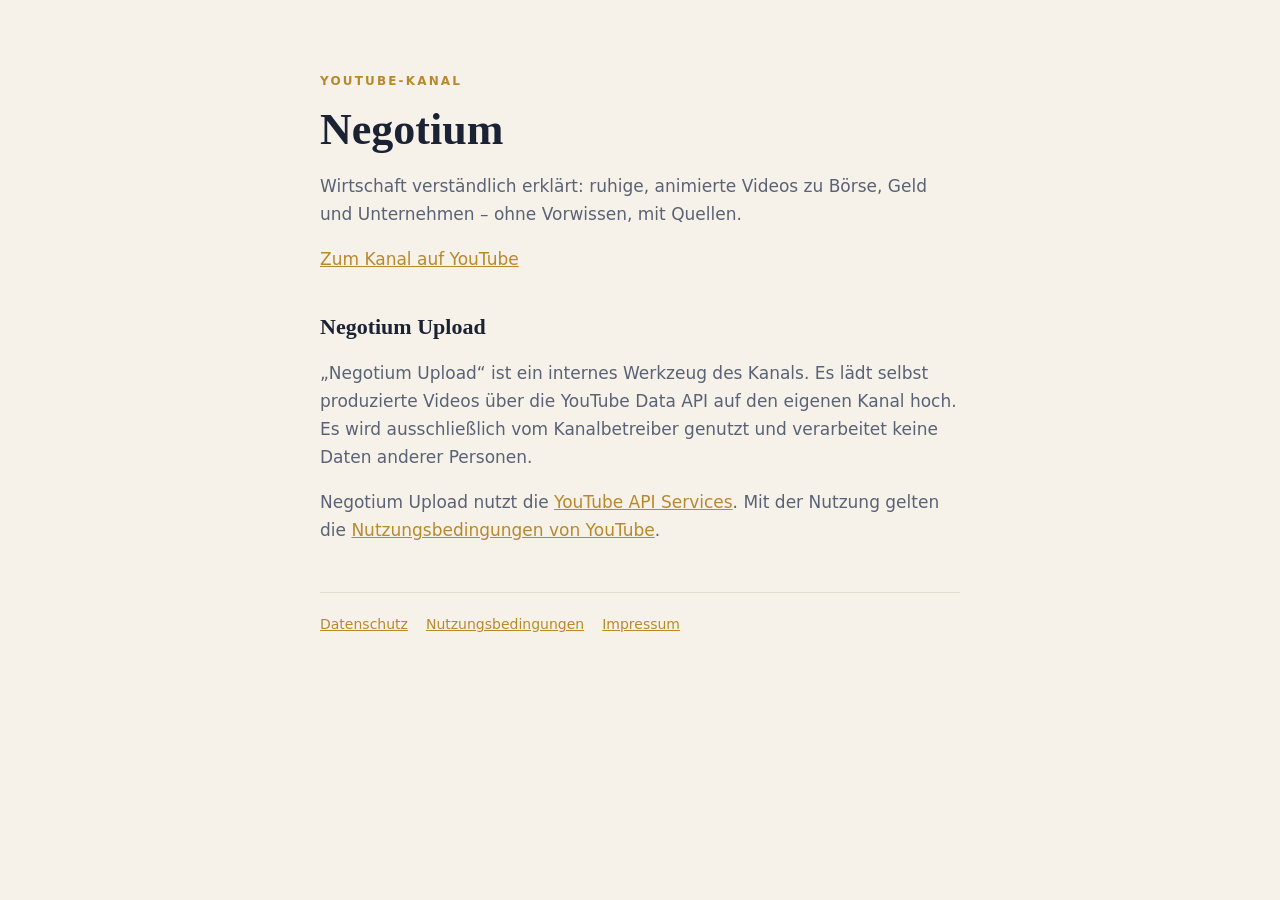
<file: index.html>
<!doctype html><html lang="de"><head><meta charset="utf-8"><meta name="viewport" content="width=device-width,initial-scale=1">
<title>Negotium – Wirtschaft verständlich erklärt</title><meta name="description" content="Negotium erklärt Wirtschaft in ruhigen, animierten Videos auf YouTube.">
<link rel="stylesheet" href="style.css"></head><body><main>
<div class="k">YouTube-Kanal</div>
<h1>Negotium</h1>
<p>Wirtschaft verständlich erklärt: ruhige, animierte Videos zu Börse, Geld und Unternehmen – ohne Vorwissen, mit Quellen.</p>
<p><a href="https://www.youtube.com/channel/UCDQyhtaXtT_jVcfE-SDo-_A">Zum Kanal auf YouTube</a></p>
<h2>Negotium Upload</h2>
<p>„Negotium Upload“ ist ein internes Werkzeug des Kanals. Es lädt selbst produzierte Videos über die YouTube Data API auf den eigenen Kanal hoch. Es wird ausschließlich vom Kanalbetreiber genutzt und verarbeitet keine Daten anderer Personen.</p>
<p>Negotium Upload nutzt die <a href="https://developers.google.com/youtube">YouTube API Services</a>. Mit der Nutzung gelten die <a href="https://www.youtube.com/t/terms">Nutzungsbedingungen von YouTube</a>.</p>
<hr><footer><a href="datenschutz">Datenschutz</a><a href="nutzungsbedingungen">Nutzungsbedingungen</a><a href="https://sites.google.com/view/negotium-impressum">Impressum</a></footer>
</main></body></html>
</file>
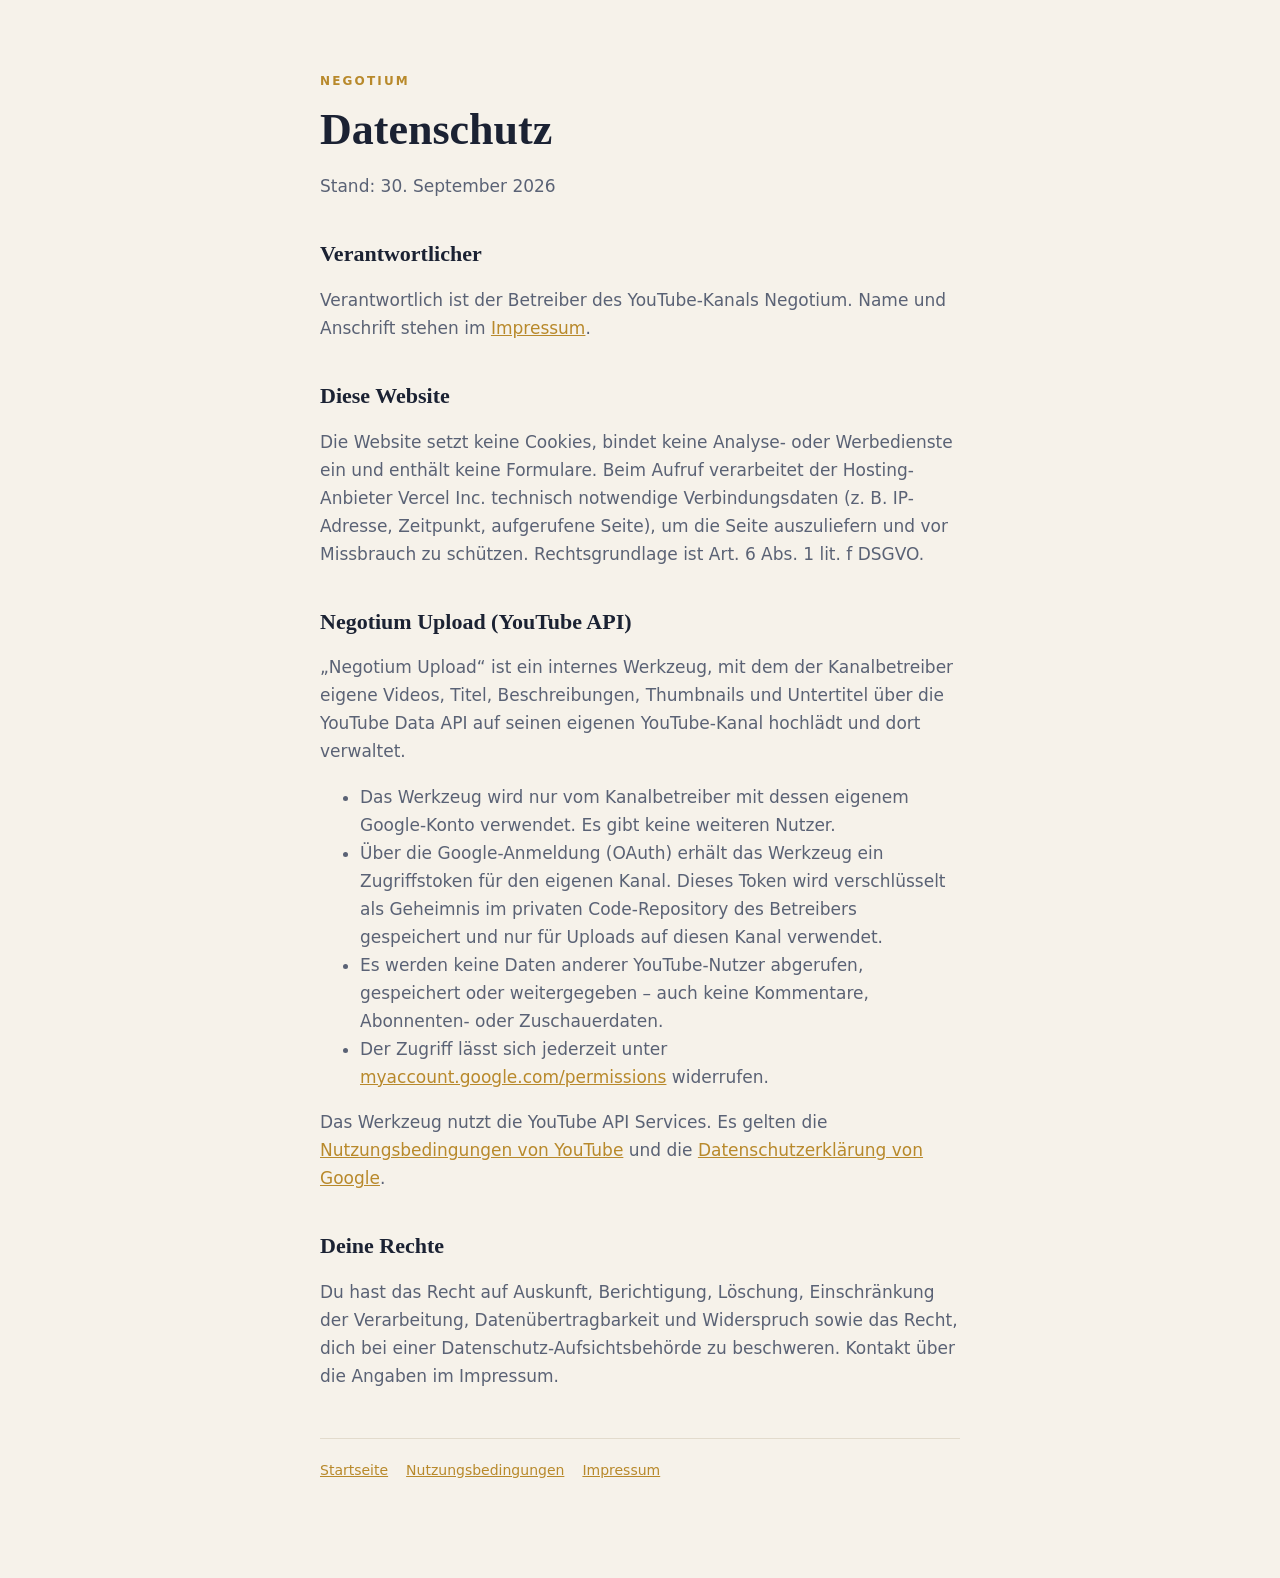
<file: datenschutz.html>
<!doctype html><html lang="de"><head><meta charset="utf-8"><meta name="viewport" content="width=device-width,initial-scale=1">
<title>Datenschutz – Negotium</title><meta name="description" content="Datenschutzerklärung für die Website und das Werkzeug Negotium Upload.">
<link rel="stylesheet" href="style.css"></head><body><main>
<div class="k">Negotium</div>
<h1>Datenschutz</h1>
<p>Stand: 30. September 2026</p>
<h2>Verantwortlicher</h2>
<p>Verantwortlich ist der Betreiber des YouTube-Kanals Negotium. Name und Anschrift stehen im <a href="https://sites.google.com/view/negotium-impressum">Impressum</a>.</p>
<h2>Diese Website</h2>
<p>Die Website setzt keine Cookies, bindet keine Analyse- oder Werbedienste ein und enthält keine Formulare. Beim Aufruf verarbeitet der Hosting-Anbieter Vercel Inc. technisch notwendige Verbindungsdaten (z. B. IP-Adresse, Zeitpunkt, aufgerufene Seite), um die Seite auszuliefern und vor Missbrauch zu schützen. Rechtsgrundlage ist Art. 6 Abs. 1 lit. f DSGVO.</p>
<h2>Negotium Upload (YouTube API)</h2>
<p>„Negotium Upload“ ist ein internes Werkzeug, mit dem der Kanalbetreiber eigene Videos, Titel, Beschreibungen, Thumbnails und Untertitel über die YouTube Data API auf seinen eigenen YouTube-Kanal hochlädt und dort verwaltet.</p>
<ul>
<li>Das Werkzeug wird nur vom Kanalbetreiber mit dessen eigenem Google-Konto verwendet. Es gibt keine weiteren Nutzer.</li>
<li>Über die Google-Anmeldung (OAuth) erhält das Werkzeug ein Zugriffstoken für den eigenen Kanal. Dieses Token wird verschlüsselt als Geheimnis im privaten Code-Repository des Betreibers gespeichert und nur für Uploads auf diesen Kanal verwendet.</li>
<li>Es werden keine Daten anderer YouTube-Nutzer abgerufen, gespeichert oder weitergegeben – auch keine Kommentare, Abonnenten- oder Zuschauerdaten.</li>
<li>Der Zugriff lässt sich jederzeit unter <a href="https://myaccount.google.com/permissions">myaccount.google.com/permissions</a> widerrufen.</li>
</ul>
<p>Das Werkzeug nutzt die YouTube API Services. Es gelten die <a href="https://www.youtube.com/t/terms">Nutzungsbedingungen von YouTube</a> und die <a href="https://policies.google.com/privacy">Datenschutzerklärung von Google</a>.</p>
<h2>Deine Rechte</h2>
<p>Du hast das Recht auf Auskunft, Berichtigung, Löschung, Einschränkung der Verarbeitung, Datenübertragbarkeit und Widerspruch sowie das Recht, dich bei einer Datenschutz-Aufsichtsbehörde zu beschweren. Kontakt über die Angaben im Impressum.</p>
<hr><footer><a href="./">Startseite</a><a href="nutzungsbedingungen">Nutzungsbedingungen</a><a href="https://sites.google.com/view/negotium-impressum">Impressum</a></footer>
</main></body></html>
</file>
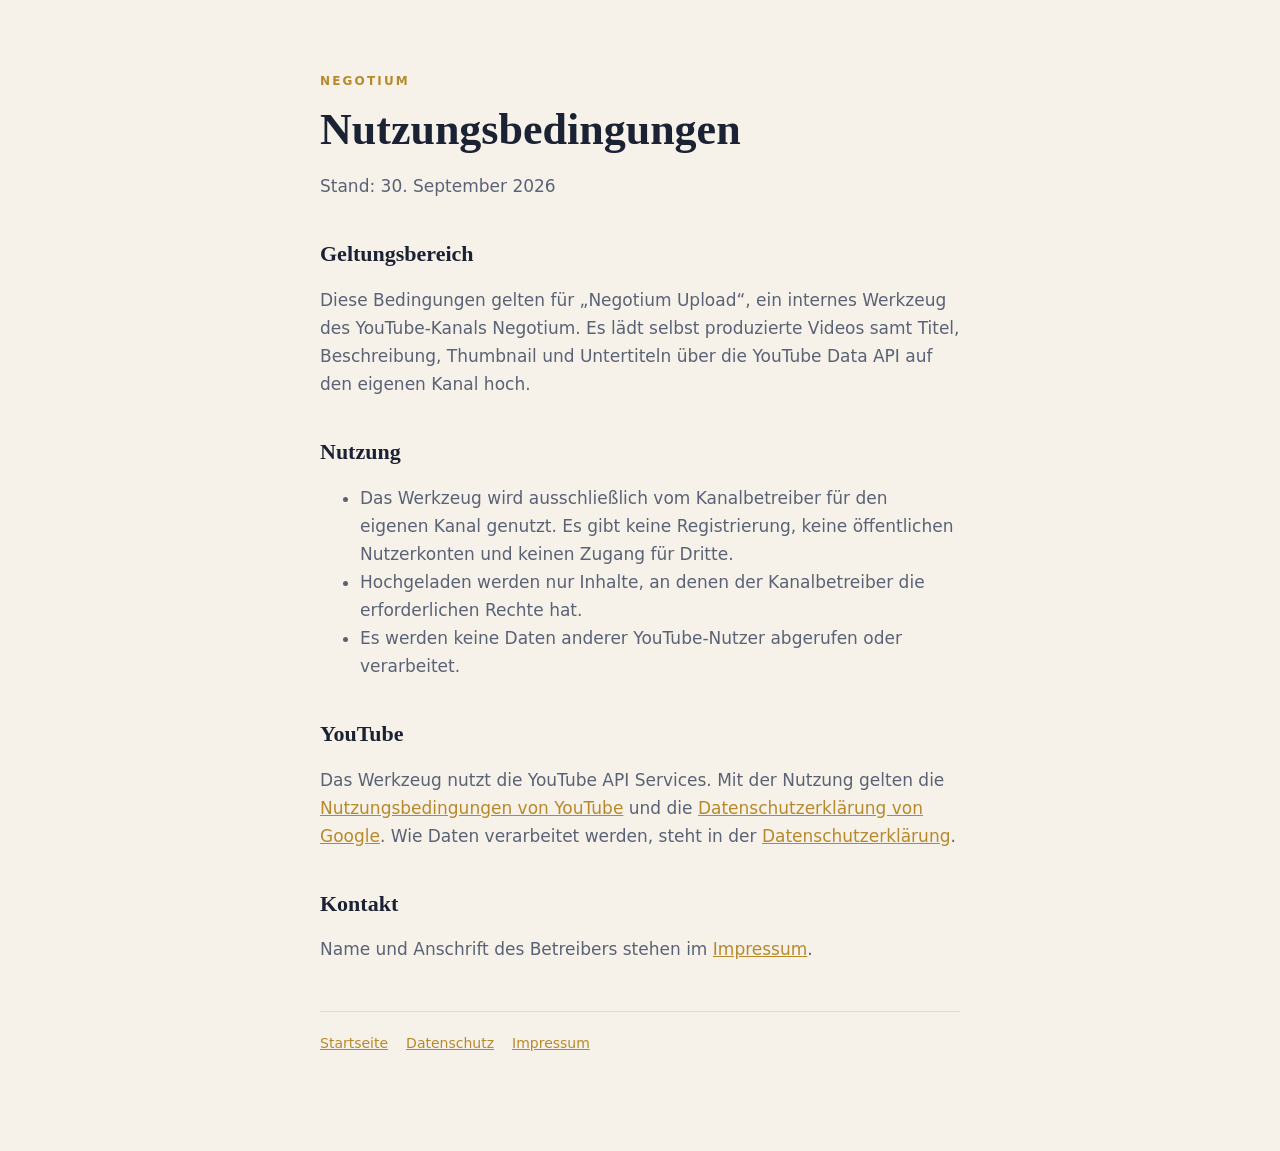
<file: nutzungsbedingungen.html>
<!doctype html><html lang="de"><head><meta charset="utf-8"><meta name="viewport" content="width=device-width,initial-scale=1">
<title>Nutzungsbedingungen – Negotium</title><meta name="description" content="Nutzungsbedingungen für das Werkzeug Negotium Upload.">
<link rel="stylesheet" href="style.css"></head><body><main>
<div class="k">Negotium</div>
<h1>Nutzungsbedingungen</h1>
<p>Stand: 30. September 2026</p>
<h2>Geltungsbereich</h2>
<p>Diese Bedingungen gelten für „Negotium Upload“, ein internes Werkzeug des YouTube-Kanals Negotium. Es lädt selbst produzierte Videos samt Titel, Beschreibung, Thumbnail und Untertiteln über die YouTube Data API auf den eigenen Kanal hoch.</p>
<h2>Nutzung</h2>
<ul>
<li>Das Werkzeug wird ausschließlich vom Kanalbetreiber für den eigenen Kanal genutzt. Es gibt keine Registrierung, keine öffentlichen Nutzerkonten und keinen Zugang für Dritte.</li>
<li>Hochgeladen werden nur Inhalte, an denen der Kanalbetreiber die erforderlichen Rechte hat.</li>
<li>Es werden keine Daten anderer YouTube-Nutzer abgerufen oder verarbeitet.</li>
</ul>
<h2>YouTube</h2>
<p>Das Werkzeug nutzt die YouTube API Services. Mit der Nutzung gelten die <a href="https://www.youtube.com/t/terms">Nutzungsbedingungen von YouTube</a> und die <a href="https://policies.google.com/privacy">Datenschutzerklärung von Google</a>. Wie Daten verarbeitet werden, steht in der <a href="datenschutz">Datenschutzerklärung</a>.</p>
<h2>Kontakt</h2>
<p>Name und Anschrift des Betreibers stehen im <a href="https://sites.google.com/view/negotium-impressum">Impressum</a>.</p>
<hr><footer><a href="./">Startseite</a><a href="datenschutz">Datenschutz</a><a href="https://sites.google.com/view/negotium-impressum">Impressum</a></footer>
</main></body></html>
</file>
<file: style.css>
:root{--bg:#F6F2EA;--ink:#1B2233;--soft:#5A6275;--gold:#B8892B;--line:#E2DBCD}
@media (prefers-color-scheme:dark){:root{--bg:#141A28;--ink:#EDE8DE;--soft:#A8AFBF;--gold:#D9AE55;--line:#2A3246}}
*{box-sizing:border-box}body{margin:0;background:var(--bg);color:var(--ink);font:17px/1.65 system-ui,-apple-system,"Segoe UI",sans-serif}
main{max-width:680px;margin:0 auto;padding:72px 20px 96px}
.k{letter-spacing:.18em;text-transform:uppercase;font-size:12px;color:var(--gold);font-weight:700}
h1{font:700 44px/1.1 Georgia,serif;margin:14px 0 18px}h2{font:700 22px/1.3 Georgia,serif;margin:40px 0 8px}
p,li{color:var(--soft)}a{color:var(--gold)}hr{border:0;border-top:1px solid var(--line);margin:48px 0 20px}
footer{font-size:14px;color:var(--soft)}footer a{margin-right:18px}
</file>
